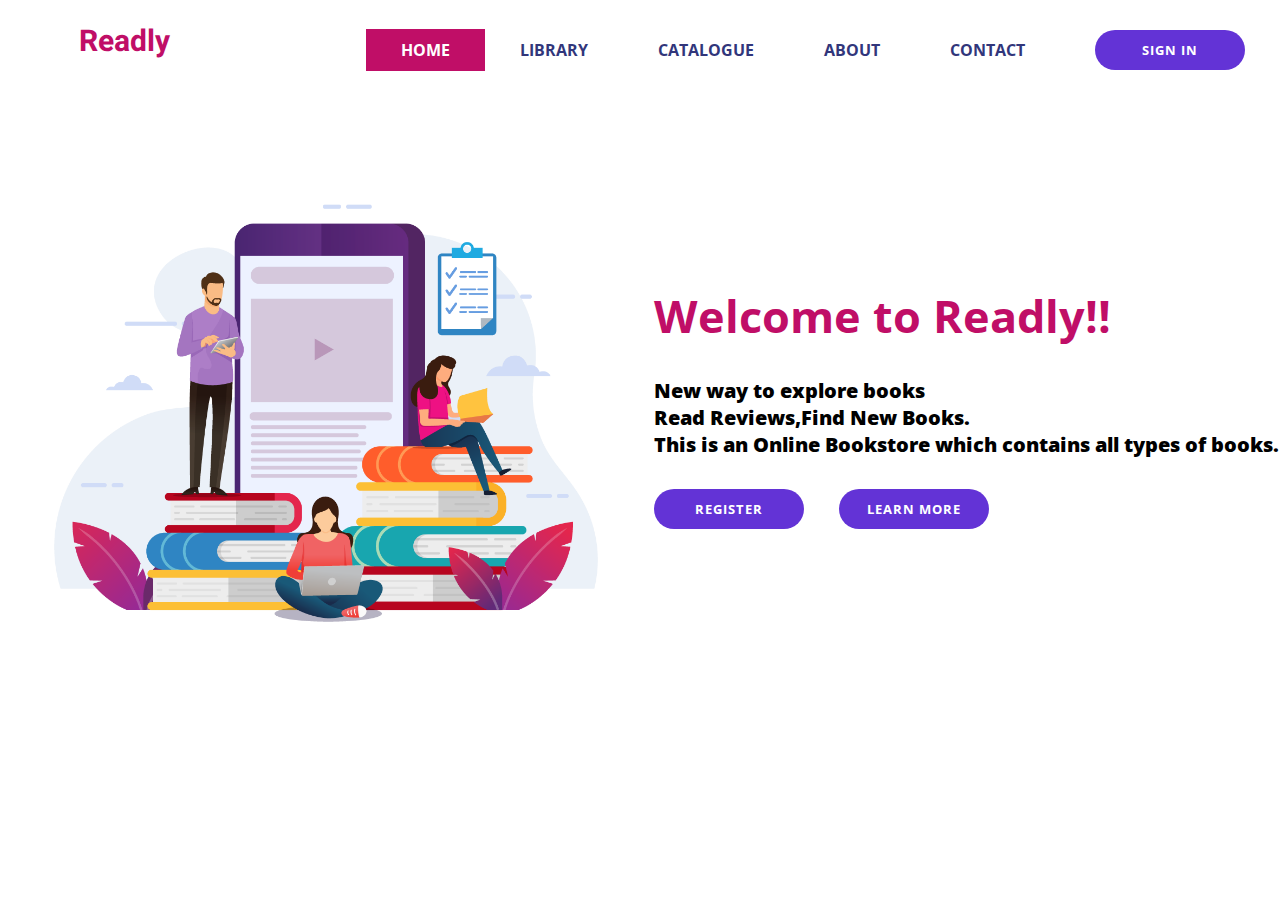
<file: index.html>
<!DOCTYPE html>
<html lang="en">
<head>
    <meta charset="UTF-8">
    <meta http-equiv="X-UA-Compatible" content="IE=edge">
    <meta name="viewport" content="width=device-width, initial-scale=1.0">
    <link rel="stylesheet" href="style.css">
    <link rel="preconnect" href="https://fonts.gstatic.com">
<link href="https://fonts.googleapis.com/css2?family=Domine&family=Open+Sans&display=swap" rel="stylesheet">
<link rel="stylesheet" href="https://use.fontawesome.com/releases/v5.5.0/css/all.css" integrity="sha384-B4dIYHKNBt8Bc12p+WXckhzcICo0wtJAoU8YZTY5qE0Id1GSseTk6S+L3BlXeVIU" crossorigin="anonymous">
<link rel="preconnect" href="https://fonts.gstatic.com">
<link href="https://fonts.googleapis.com/css2?family=Heebo&display=swap" rel="stylesheet">
    <title>Document</title>
</head>
<body>
    <header class="header">
		<div class="logo"><i class="fas fa-book-reader">
        </i>
            <h1>Readly</h1>
       </div>
      <ul class="main-nav">
          <li><a href="index.html" style="background-color: rgb(192, 14, 103); color: #ffff;">Home</a></li>
          <li><a href="#">Library</a></li>
          <li><a href="html/catalogue.html">Catalogue</a></li>
          <li><a href="#">About</a></li>
          <li><a href="#">Contact</a></li>
          <a style="background-color: #ffff;" href="html/login.html"><button>SIGN IN</button></a>
      </ul>
	</header> 

    <div class="main_home">      
    <div>
    <img src="images/mainbook.png"/>
</div>
<div class="text">
    <h1>Welcome to Readly!!</h1>
    <p>New way to explore books<br>Read Reviews,Find New Books.<br>This is an Online Bookstore which contains all types of books.</p>
    <div style="margin-top: 5%;">
        <a href="html/register.html">
     <button>REGISTER</button>
     </a>
        <button>LEARN MORE</button>
    </div>
</div>
</div>
</body>
</html>
</file>
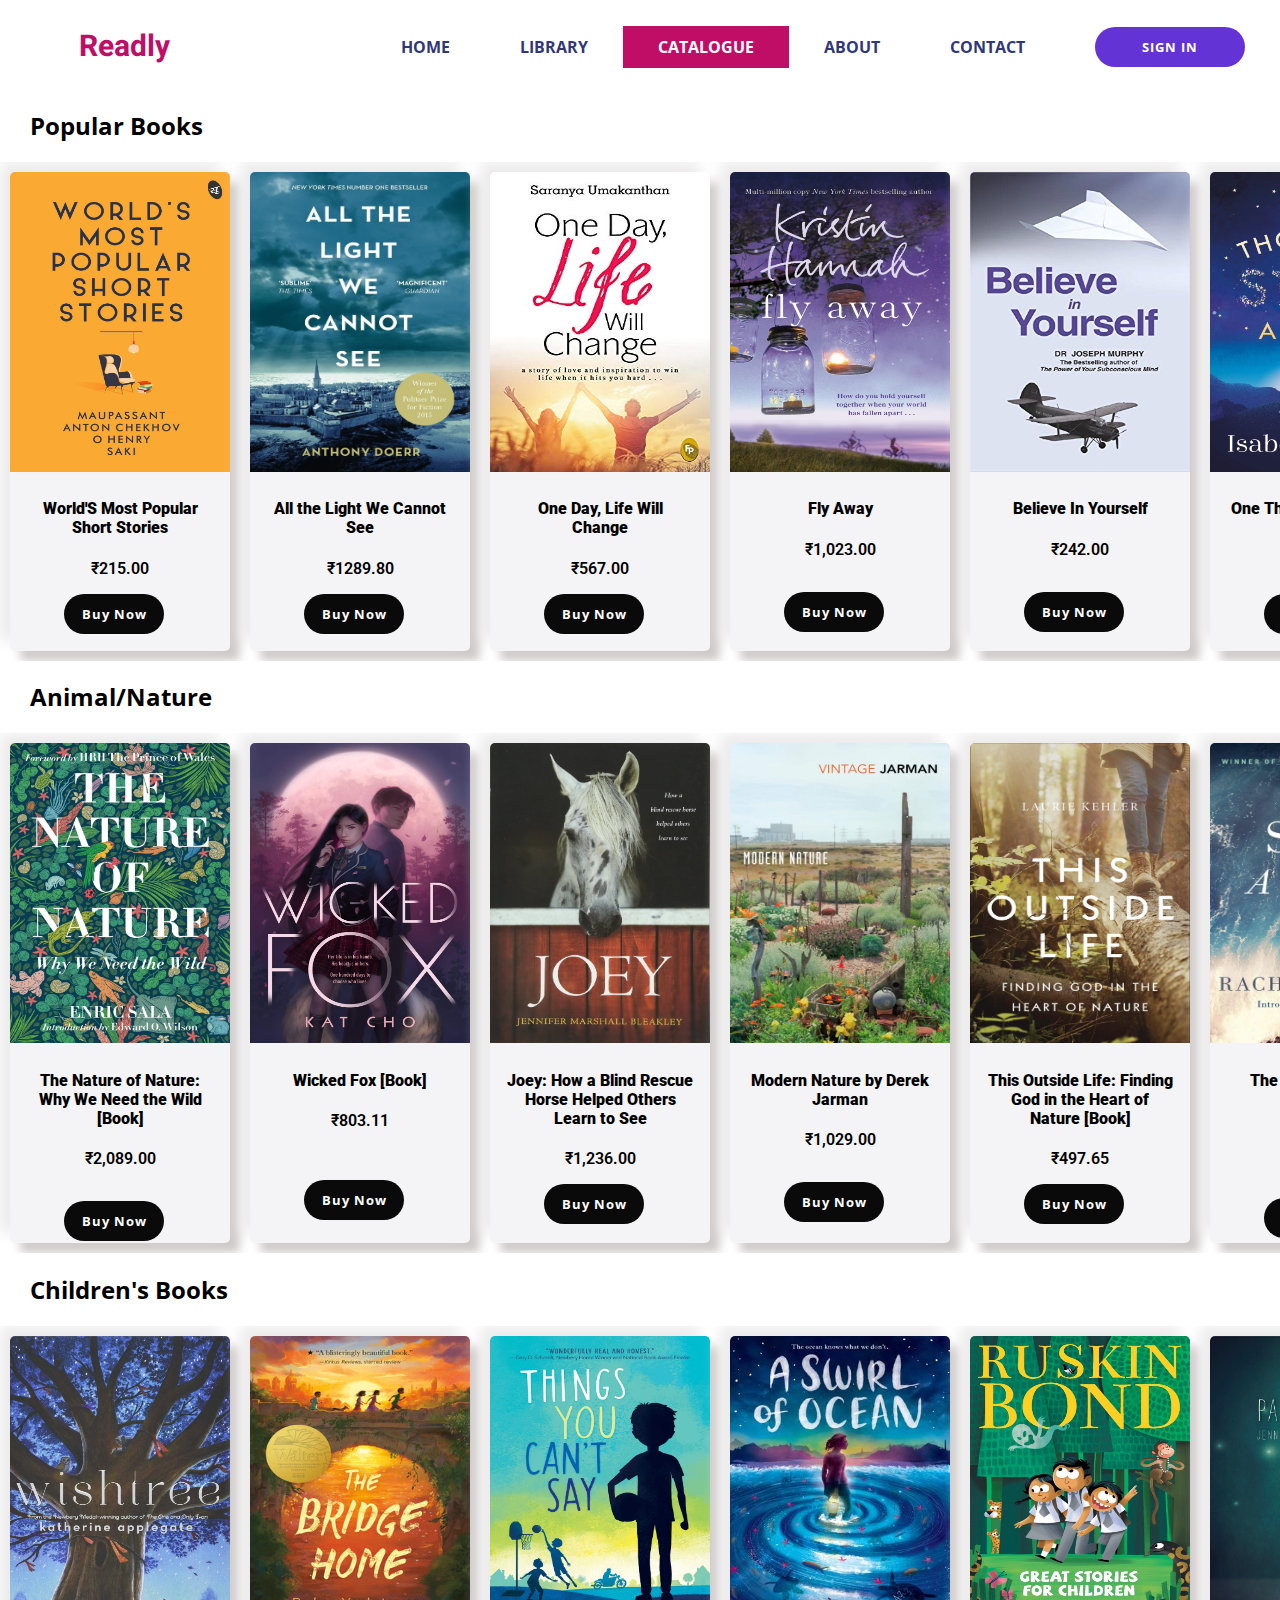
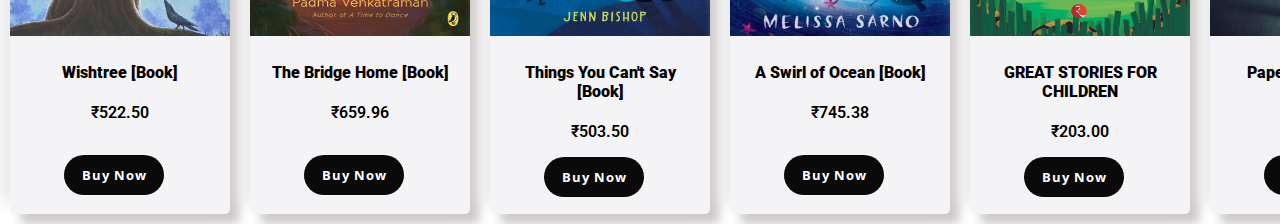
<file: html/catalogue.html>
<!DOCTYPE html>
<html lang="en">
<head>
    <meta charset="UTF-8">
    <meta http-equiv="X-UA-Compatible" content="IE=edge">
    <meta name="viewport" content="width=device-width, initial-scale=1.0">
    <link rel="stylesheet" href="../css/catalogue.css">
    <link rel="preconnect" href="https://fonts.gstatic.com">
<link href="https://fonts.googleapis.com/css2?family=Domine&family=Open+Sans&display=swap" rel="stylesheet">
<link rel="stylesheet" href="https://use.fontawesome.com/releases/v5.5.0/css/all.css" integrity="sha384-B4dIYHKNBt8Bc12p+WXckhzcICo0wtJAoU8YZTY5qE0Id1GSseTk6S+L3BlXeVIU" crossorigin="anonymous">
<link rel="preconnect" href="https://fonts.gstatic.com">
<link href="https://fonts.googleapis.com/css2?family=Heebo&display=swap" rel="stylesheet">
<link rel="preconnect" href="https://fonts.gstatic.com">
<link href="https://fonts.googleapis.com/css2?family=Noto+Sans&family=Roboto:wght@300&display=swap" rel="stylesheet">
    <title>Document</title>
</head>
<body>
  <header class="header">
		<div class="logo"><i class="fas fa-book-reader">
        </i>
            <h1>Readly</h1>
       </div>
      <ul class="main-nav">
          <li><a href="#">Home</a></li>
          <li><a href="#">Library</a></li>
          <li><a style="background-color: rgb(192, 14, 103); color: #ffff;"href="#">Catalogue</a></li>
          <li><a href="#">About</a></li>
          <li><a href="#">Contact</a></li>
          <a style="background-color: #ffff;" href="login.html"><button>SIGN IN</button></a>
      </ul>
	</header> 
    <div>
      <h2>Popular Books</h2>
      <div class="pb">
        <div class="card">
            <img src="../images/book1.jpg">
            <div class="container">
              <h4><b>	
                World'S Most Popular Short Stories</b></h4> 
              <p>₹215.00</p> 
             <div class="btn">
               <button>Buy Now</button>
             </div>
            </div>
          </div>
          <div class="card">
            <img src="../images/book22.jpg">
            <div class="container">
              <h4><b>	
               All the Light We Cannot See</b></h4> 
              <p>₹1289.80</p> 
              <div class="btn">
                <button style="margin-bottom: 15px;">Buy Now</button>
              </div>
            </div>
          </div>
          <div class="card">
            <img src="../images/book2.jpg">
            <div class="container">
              <h4><b>One Day, Life Will <br>Change                                    </b></h4> 
              <p>₹567.00</p> 
              <div class="btn">
                <button >Buy Now</button>
              </div>
            </div>
          </div>
          <div class="card">
            <img src="../images/book23.jpg">
            <div class="container">
              <h4><b>	
                Fly Away</b></h4> 
              <p>₹1,023.00</p> 
              <div class="btn">
                <button style="margin-top: 17px;">Buy Now</button>
              </div>
            </div>
          </div>
          <div class="card">
            <img src="../images/book5.jpg">
            <div class="container">
              <h4><b>	
                Believe In Yourself</b></h4> 
              <p>₹242.00</p> 
              <div class="btn">
                <button style="margin-top: 17px;">Buy Now</button>
              </div>
            </div>
          </div>
          <div class="card">
            <img src="../images/book6.jpg">
            <div class="container">
              <h4><b>One Thousand Stars and You</b></h4> 
              <p>₹317.00</p> 
              <div class="btn">
                <button>Buy Now</button>
              </div>
            </div>
          </div>
          <div class="card">
            <img src="../images/book3.jpg">
            <div class="container">
              <h4><b>Something I Never Told You</b></h4> 
              <p>₹200.00</p> 
              <div class="btn">
                <button>Buy Now</button>
              </div>
            </div>
          </div>
          <div class="card">
            <img src="../images/book1.jpg">
            <div class="container">
              <h4><b>Jane Doe</b></h4> 
              <p>₹</p> 
              <div class="btn">
                <button>Buy Now</button>
              </div>
            </div>
          </div>
    </div>
    <div>
      <h2>Animal/Nature</h2>
      <div class="pb">
        <div class="card">
            <img src="../images/book7.jpg">
            <div class="container">
              <h4><b>	
                The Nature of Nature: Why We Need the Wild [Book]</b></h4> 
              <p>₹2,089.00</p>
              <div class="btn">
                <button style="margin-top: 17px;">Buy Now</button>
              </div> 
            </div>
          </div>
          <div class="card">
            <img src="../images/book8.jpg">
            <div class="container">
              <h4><b>	
                Wicked Fox [Book]</b></h4> 
              <p>₹803.11</p> 
              <div class="btn">
                <button style="margin-top: 34px;">Buy Now</button>
              </div>
            </div>
          </div>
          <div class="card">
            <img src="../images/book9.jpg">
            <div class="container">
              <h4><b>Joey: How a Blind Rescue Horse Helped Others Learn to See</b></h4> 
              <p>₹1,236.00</p> 
              <div class="btn">
                <button style="margin-bottom: 15px;">Buy Now</button>
              </div>
            </div>
          </div>
          <div class="card">
            <img src="../images/book10.jpg">
            <div class="container">
              <h4><b>Modern Nature by Derek Jarman</b></h4> 
              <p>₹1,029.00</p> 
              <div class="btn">
                <button style="margin-top: 17px;">Buy Now</button>
              </div>
            </div>
          </div>
          <div class="card">
            <img src="../images/book11.jpg">
            <div class="container">
              <h4><b>	
                This Outside Life: Finding God in the Heart of Nature [Book]</b></h4> 
              <p>₹497.65</p> 
              <div class="btn">
                <button style="margin-bottom: 15px;">Buy Now</button>
              </div>
            </div>
          </div>
          <div class="card">
            <img src="../images/book12.jpg">
            <div class="container">
              <h4><b>The Sea Around Us [Book]</b></h4> 
              <p>₹1,385.00</p>
              <div class="btn">
                <button style="margin-top: 33px;">Buy Now</button>
              </div> 
            </div>
          </div>
          <div class="card">
            <img src="../images/book13.jpg">
            <div class="container">
              <h4><b>	
                On Thin Ice: The Changing World Of The Polar Bear</b></h4> 
              <p>₹1,643.00</p> 
              <div class="btn">
                <button  style="margin-top: 17px;">Buy Now</button>
              </div>
            </div>
          </div>
          <div class="card">
            <img src="../images/book1.jpg">
            <div class="container">
              <h4><b>Jane Doe</b></h4> 
              <p>₹</p> 
              <div class="btn">
                <button>Buy Now</button>
              </div>
            </div>
          </div>
    </div>
    <div>
      <h2>Children's Books</h2>
      <div class="pb">
        <div class="card">
            <img src="../images/book20.jpg">
            <div class="container">
              <h4><b>Wishtree [Book]</b></h4> 
              <p>₹522.50</p> 
              <div class="btn">
                <button  style="margin-top: 17px;">Buy Now</button>
              </div>
            </div>
          </div>
          <div class="card">
            <img src="../images/book15.jpg">
            <div class="container">
              <h4><b>	
                The Bridge Home [Book]</b></h4> 
              <p>₹659.96</p> 
              <div class="btn">
                <button  style="margin-top: 17px;">Buy Now</button>
              </div>
            </div>
          </div>
          <div class="card">
            <img src="../images/book16.jpg">
            <div class="container">
              <h4><b>	
                Things You Can't Say [Book]</b></h4> 
              <p>₹503.50</p> 
              <div class="btn">
                <button style="margin-bottom: 15px;">Buy Now</button>
              </div>
            </div>
          </div>
          <div class="card">
            <img src="../images/book17.jpg">
            <div class="container">
              <h4><b>	
                A Swirl of Ocean [Book]</b></h4> 
              <p>₹745.38</p> 
              <div class="btn">
                <button  style="margin-top: 17px;">Buy Now</button>
              </div>
            </div>
          </div>
          <div class="card">
            <img src="../images/book18.jpg">
            <div class="container">
              <h4><b>	
                GREAT STORIES FOR CHILDREN</b></h4> 
              <p>₹203.00</p> 
              <div class="btn">
                <button>Buy Now</button>
              </div>
            </div>
          </div>
          <div class="card">
            <img src="../images/book19.jpg">
            <div class="container">
              <h4><b>	
                Paper Things [Book]</b></h4> 
              <p>₹542.96</p> 
              <div class="btn">
                <button  style="margin-top: 17px;">Buy Now</button>
              </div>
            </div>
          </div>
          <div class="card">
            <img src="../images/book21.jpg">
            <div class="container">
              <h4><b>	
                The Very Hungry Caterpillar</b></h4> 
              <p>₹239.00</p> 
              <div class="btn">
                <button>Buy Now</button>
              </div>
            </div>
          </div>
          <div class="card">
            <img src="../images/book1.jpg">
            <div class="container">
              <h4><b>Jane Doe</b></h4> 
              <p>₹</p> 
              <div class="btn">
                <button>Buy Now</button>
              </div>
            </div>
          </div>
    </div>
</body>
</html>
</file>
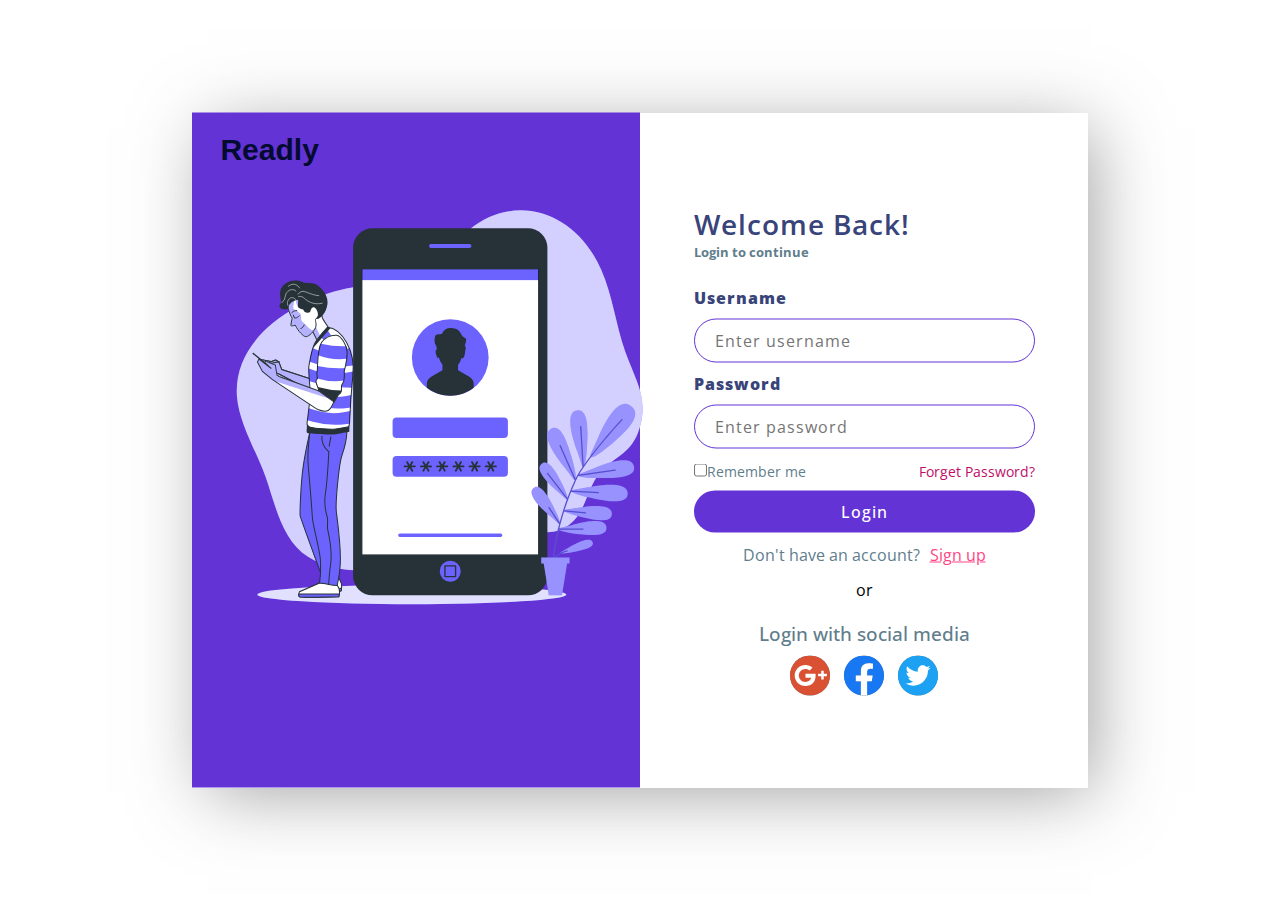
<file: html/login.html>
<!DOCTYPE html>
<html lang="en">
<head>
    <meta charset="UTF-8">
    <meta http-equiv="X-UA-Compatible" content="IE=edge">
    <meta name="viewport" content="width=device-width, initial-scale=1.0">
    <link rel="stylesheet" href="../css/login.css">
    <link rel="preconnect" href="https://fonts.gstatic.com">
<link href="https://fonts.googleapis.com/css2?family=Open+Sans&display=swap" rel="stylesheet">
<link rel="stylesheet" href="https://use.fontawesome.com/releases/v5.5.0/css/all.css" integrity="sha384-B4dIYHKNBt8Bc12p+WXckhzcICo0wtJAoU8YZTY5qE0Id1GSseTk6S+L3BlXeVIU" crossorigin="anonymous">
    <title>Document</title>
</head>
<body>
   <div class="inner">
       <div class="logoimg">
       <div class="logo"><i class="fas fa-book-reader">
        </i>
            <h2>Readly</h2>
       </div>
       <div class="photo">
        <img style="width: 500px; height: 500px;" src="../images/login.svg">
       </div>
       </div>
       <div class="content_box">
       <div class="user-form">
           <h1>Welcome Back!</h1>
           <h4 style="font-size: 13px; color: #607d8b; margin-bottom: 15px;">Login to continue</h4>
           <form>
               <div class="inputBx">
                    <span>Username</span>
                    <input type="text" placeholder="Enter username">
            </div>
            <div class="inputBx">
                <span>Password</span>
                <input type="password" placeholder="Enter password">
        </div>
        <div class="remember">
            <label><input style="padding-top: 10px;" type="checkbox" name="">Remember me
            </label>
            <p style="  color: rgb(192, 14, 103);;">Forget Password?</p>
        </div>
        <div class="inputBx">
            <input type="submit" value="Login" name="">
    </div>
    <div class="inputBx">
      <p>Don't have an account?<a style="padding-left: 10px;" href="register.html">Sign up</a></p>
</div>
           </form>
           <p style="text-align: center; margin-top: 13px;">or</p>
           <h3>Login with social media</h3>
           <ul class="sci">
               <li><img style="width: 40px; height: 40px;" src="../images/google.svg"></li>
               <li><img style="width: 40px; height: 40px;" src="../images/facebook.svg"></li>
               <li><img style="width: 40px; height: 40px;" src="../images/twitter.svg"></li>
           </ul>
       </div>
   </div>
</body>
</html>
</file>
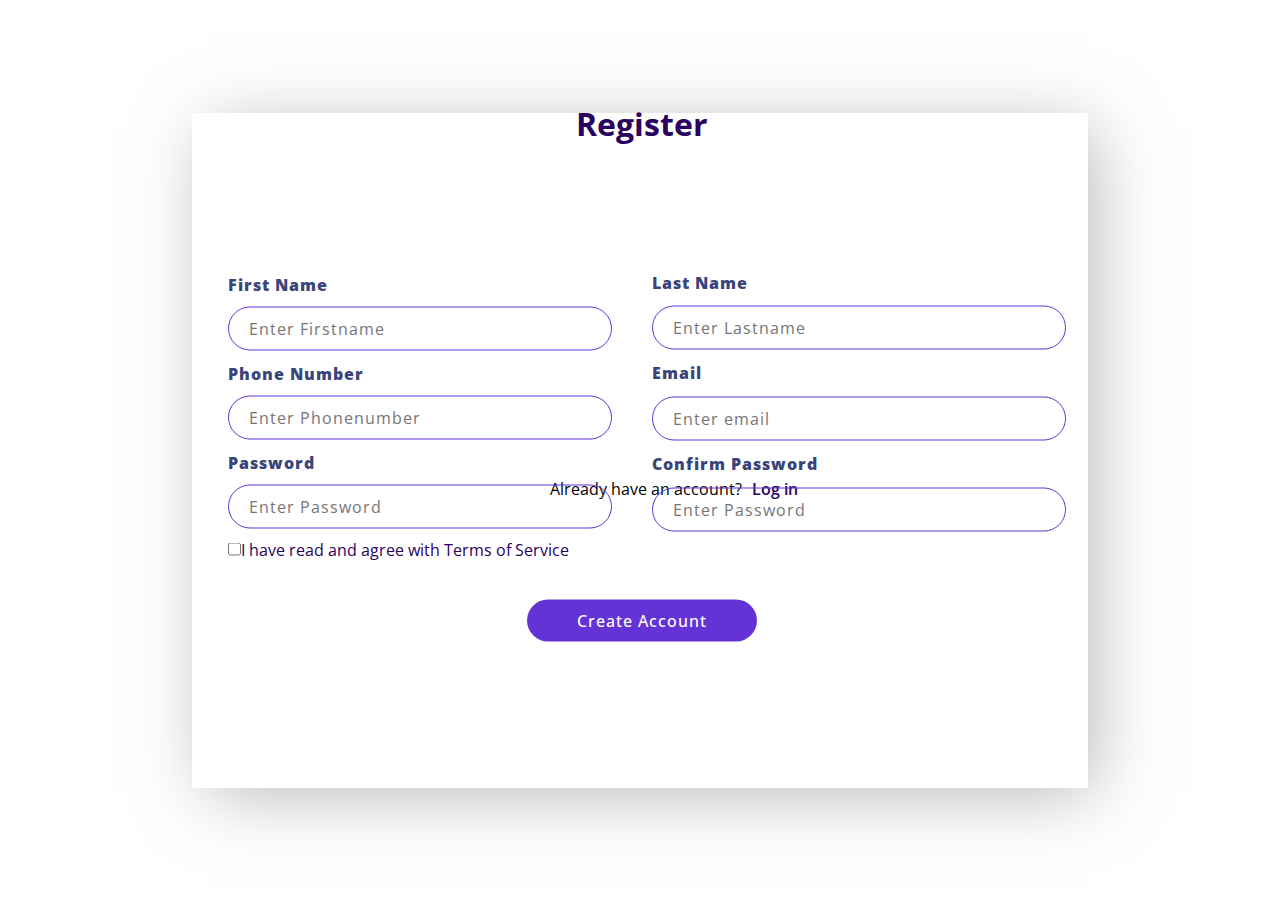
<file: html/register.html>
<!DOCTYPE html>
<html lang="en">
<head>
    <meta charset="UTF-8">
    <meta http-equiv="X-UA-Compatible" content="IE=edge">
    <meta name="viewport" content="width=device-width, initial-scale=1.0">
    <link rel="preconnect" href="https://fonts.gstatic.com">
<link href="https://fonts.googleapis.com/css2?family=Open+Sans&display=swap" rel="stylesheet">
    <link rel="stylesheet" href="../css/register.css">
    <title>Document</title>
</head>
<body>
    <div style="margin-top: 8%; margin-left: 45%; color: #2a0061;" class="text">
        <h1>Register</h1>
    </div>
    <div class="box">
      
        <div class="main_box">
            
            <div class="sec1">
            <div class="inputBx">
                <span>First Name</span>
                <input type="text" placeholder="Enter Firstname">
        </div>
        <div class="inputBx">
            <span>Phone Number</span>
            <input type="number" placeholder="Enter Phonenumber">
    </div>
    <div class="inputBx">
        <span>Password</span>
        <input type="password" placeholder="Enter Password">
    </div>
    <div style="margin-top: 10px; color: #2a0061;" class="remember">
        <label><input style="padding-top: 25px;" type="checkbox" name="">I have read and agree with Terms of Service
        </label>
    </div>
    <div class="inputBx">
        <input type="submit" value="Create Account" name="">
</div>
</div>
<div class="sec2">
    <div class="inputBx">
        <span>Last Name</span>
        <input type="text" placeholder="Enter Lastname">
</div>
<div class="inputBx">
    <span>Email</span>
    <input type="email" placeholder="Enter email">
</div>
<div class="inputBx">
    <span>Confirm Password</span>
    <input type="password" placeholder="Enter Password">
</div>
</div>

    </div>
    </div>
    <div style="margin-top: 26%; margin-left: 43%; " >
        <p>Already have an account?<a style="padding-left: 10px;text-decoration: none; color: #2a0061; font-weight: 600;" href="#">Log in</a></p>
    </div>
</body>
</html>
</file>
<file: style.css>
*{
    box-sizing: border-box;
    margin: 0;
    padding: 0;
    background-color: #ffff;
}
img{
    width: 650px;
    height: 650px;
}
.main_home{
    display: flex;
    justify-content: space-around;
    align-items: center;
}
h1{
    color: rgb(192, 14, 103);
}
ul {
    margin: 0;
    padding: 0;
    list-style: none;
  }
  
  a {
      text-decoration: none;
  }
  .logo {
      margin-top: 20px;
      font-size: 30px;
      display: flex;
      margin-left: 5%;
  }
  .logo i{
      margin-top: 5px;
      color: rgb(192, 14, 103);

  }
 .logo h1{
     font-size: 30px;
     font-family: 'Heebo', sans-serif;
     padding-left: 15px;
 }
  .main-nav {
      margin-top: 20px;
      display: flex;
      align-items: center;
  }
  .main-nav a {
      padding: 10px 15px;
      text-transform: uppercase;
      text-align: center;
      display: block;
      color: #31367B;
      font-family: "Domine", serif;
      font-family: "Open Sans", sans-serif;
      font-weight: bold;
  }
 
  .main-nav a {
     
      font-size: .99em;
      padding-left: 35px;
      padding-right: 35px;
  }
  
  .main-nav a:hover {
    background-color: rgb(192, 14, 103);
    color: #fff;
  }
  
  .header{
      display: flex;
      justify-content: space-between;
  }
  .text{
    font-family: "Domine", serif;
    font-family: "Open Sans", sans-serif;
  }
  .text p{
      color: black;
      font-size: 20px;
      margin-top: 5%;
      font-weight: 800;
  }
  .text h1{
      font-size: 45px;
  }
  button {
    width: 150px;
    height: 40px;
    border: none;
    border-radius: 25px;
    outline: none;
    margin-right: 5%;
    font-family: "Domine", serif;
    font-family: "Open Sans", sans-serif;
    transition: all 0.3s ease 0s;
    cursor: pointer;
    background-color: #6333D6;
    color: #fff;
    font-weight: bold;
    letter-spacing: 1px;
  }
  button:hover {
    background-image: linear-gradient(315deg, #7e0f2e 0%, #5d30b1 74%);
    color: #fff;
    transform: translateY(-7px);
  }
</file>
<file: css/catalogue.css>
body{
background-color: #fff;
margin: 0;
box-sizing: border-box;
padding: 0;
}
h1{
  color: rgb(192, 14, 103);
}
ul {
  margin: 0;
  padding: 0;
  list-style: none;
}

a {
    text-decoration: none;
}
.logo {
    margin-top: 5px;
    font-size: 30px;
    display: flex;
    margin-left: 5%;
}
.logo i{
    margin-top: 22px;
    color: rgb(192, 14, 103);

}
.logo h1{
   font-size: 30px;
   font-family: 'Heebo', sans-serif;
   padding-left: 15px;
}
.main-nav {
    margin-top: 5px;
    display: flex;
    align-items: center;
}
.main-nav a {
    padding: 10px 15px;
    text-transform: uppercase;
    text-align: center;
    display: block;
    color: #31367B;
    font-family: "Domine", serif;
    font-family: "Open Sans", sans-serif;
    font-weight: bold;
}

.main-nav a {
   
    font-size: .99em;
    padding-left: 35px;
    padding-right: 35px;
}

.main-nav a:hover {
  background-color: rgb(192, 14, 103);
  color: #fff;
}

.header{
    display: flex;
    justify-content: space-between;
}
button {
  width: 150px;
  height: 40px;
  border: none;
  border-radius: 25px;
  outline: none;
  margin-right: 5%;
  font-family: "Domine", serif;
  font-family: "Open Sans", sans-serif;
  transition: all 0.3s ease 0s;
  cursor: pointer;
  background-color: #6333D6;
  color: #fff;
  font-weight: bold;
  letter-spacing: 1px;
}
button:hover {
  background-image: linear-gradient(315deg, #7e0f2e 0%, #5d30b1 74%);
  color: #fff;
  transform: translateY(-7px);
}
.card {
  background: #F4F4F6;

  box-shadow: -10px -10px 15px rgb(236, 234, 234),
  10px 10px 10px rgb(207, 202, 202); 
  border-radius: 20PX;
    transition: 0.3s;
    width: 220px;
    border-radius: 5px;
    
  }
  .card:hover {
    box-shadow: 0 8px 16px 0 rgba(0,0,0,0.2);
  }
  .card .container button{
    margin-left: 38px;
  }
  img {
    border-radius: 5px 5px 0 0;
    width: 220px;
    height: 300px;
  }
  
  .container {
    padding: 2px 16px;
  }  
  ::-webkit-scrollbar {
    display: none;
  }
  .pb{
      display: flex;
      overflow-y: hidden;
  }
  .pb .card {
    margin: 10px;
  }
  .card .container h4,p{
    font-family: 'Noto Sans', sans-serif;
    font-family: 'Roboto', sans-serif;
  }
  h2{
    font-family: "Domine", serif;
    font-family: "Open Sans", sans-serif;
    margin-left: 30px;
  }
  .card .container .btn button{
    background-color: rgb(10, 10, 10);
    width: 100px;
    border-radius: 20px;
  }
p{
  font-weight: 600;
  text-align: center;
}
h4{
  font-weight: bolder;
  text-align: center;
}
</file>
<file: css/login.css>
*{
    box-sizing: border-box;
    margin: 0;
    padding: 0;
    font-family: 'Open Sans', sans-serif;
}
.inner{
    height: 75%;
    width: 70%;
    position: absolute;
    top: 50%;
    left: 50%;
    transform: translate(-50%,-50%);
    box-shadow: 10px 10px 68px -6px rgba(66, 65, 65, 0.5);
    display: flex;
    justify-content: space-between;
    
}
.logoimg{
    width:50%;
    height: 100%;
    background: #6333D6;
}
 .logoimg .photo img{
     margin-bottom: 10%;
 }
.logo {
    margin-top: 20px;
    font-size: 28px;
    display: flex;
    margin-left: 3%;
}
.logo i{
    margin-top: 5px;
    color: #030b31;

}
.logo h2{
   font-size: 30px;
   font-family: 'Heebo', sans-serif;
   padding-left: 15px;
   color: #030b31;

}
.content_box{
 
    padding: 50px;
    width:50%;
    height: 100%;
    border-radius: 0px 10px 10px 0px;
    display: flex;
   justify-content: center;
   align-items: center;
   
}
.content_box .user-form .inputBx span{
    font-size: 16px;
    margin-bottom: 3%;
    display: inline-block;
    color: #38447A;
    font-weight: 900;
    letter-spacing: 1px;
    margin-top: 3%;
}
.content_box .user-form .inputBx input{
    width: 100%;
    padding: 10px 20px;
    outline: none;
    font-weight: 400;
    border: 1px solid #6333D6;
    font-size: 16px;
    letter-spacing: 1px;
    color: #607d8b;
    background: transparent;
    border-radius: 30px;
}
.content_box .user-form .inputBx input[type="submit"]
{
    background: #6333D6;
    color: #fff;
    outline: none;
    border: none;
    font-weight: 500;
    cursor: pointer;
}
.content_box .user-form .remember{
    margin-bottom: 10px;
    margin-top: 13px;
    color: #607d8b;
    font-weight: 400;
    font-size: 14px;
}
.content_box .user-form .inputBx p{
    color: #607d8b;
    margin-top: 3%;
   text-align: center;
}
.content_box .user-form .inputBx p a{
    color: #ff4584;
}
.remember{
    display: flex;
    justify-content: space-between;
}
.user-form h1{
    color: #38447A;
    font-weight: 600;
    font-size: 28px;

    display: inline-block;
    letter-spacing: 1px;
}
.content_box .user-form h3{
    text-align: center;
    color: #607d8b;
    margin: 20px 0 10px;
    font-weight: 500;
}
.content_box .user-form .sci{
    display: flex;
    justify-content: center;
    align-items: center;
}
.content_box .user-form .sci li{
    list-style: none;
    display: flex;
    justify-content: center;
    align-items: center;
    background: #607d8b;
    border-radius: 50%;
    margin: 0 7px;
    cursor: pointer;
}
</file>
<file: css/register.css>
*{
    box-sizing: border-box;
    margin: 0;
    padding: 0;
    font-family: 'Open Sans', sans-serif;
}
.box{
    height: 75%;
    width: 70%;
    position: absolute;
    top: 50%;
    left: 50%;
    transform: translate(-50%,-50%);
    box-shadow: 10px 10px 68px -6px rgba(109, 107, 107, 0.5);
     display: flex;
     justify-content: center;
    align-items: center;
}
.box .main_box{
    display: flex;
    justify-content: space-around;
}
.box .main_box .sec1 .inputBx input{
    width: 100%;
    padding: 10px 20px;
    outline: none;
    font-weight: 400;
    border: 1px solid #6333D6;
    font-size: 16px;
    letter-spacing: 1px;
    color: #607d8b;
    background: transparent;
    border-radius: 30px;
}
.box .main_box .sec2 .inputBx input{
    width: 100%;
    padding: 10px 20px;
    outline: none;
    font-weight: 400;
    border: 1px solid #6333D6;
    font-size: 16px;
    letter-spacing: 1px;
    color: #607d8b;
    background: transparent;
    border-radius: 30px;
}
.box .main_box .sec2 .inputBx span{
    font-size: 16px;
    margin-bottom: 3%;
    display: inline-block;
    color: #38447A;
    font-weight: 900;
    letter-spacing: 1px;
    margin-top: 3%;
}
.box .main_box .sec1 .inputBx span{
    font-size: 16px;
    margin-bottom: 3%;
    display: inline-block;
    color: #38447A;
    font-weight: 900;
    letter-spacing: 1px;
    margin-top: 3%;
}
  .box .main_box .sec1{
   margin-right: 20px;
   padding-top: 3px;
   margin-left: 13px;
}
.box .main_box .sec2{
    margin-left: 20px;
}   
.box .main_box .inputBx input[type="submit"]{
  margin-left: 78%;
  margin-top: 10%;
  width: 60%;
    padding: 10px 20px;
  background: #6333D6;
    color: #fff;
    outline: none;
    border: none;
    font-weight: 500;
    cursor: pointer;
}
</file>
